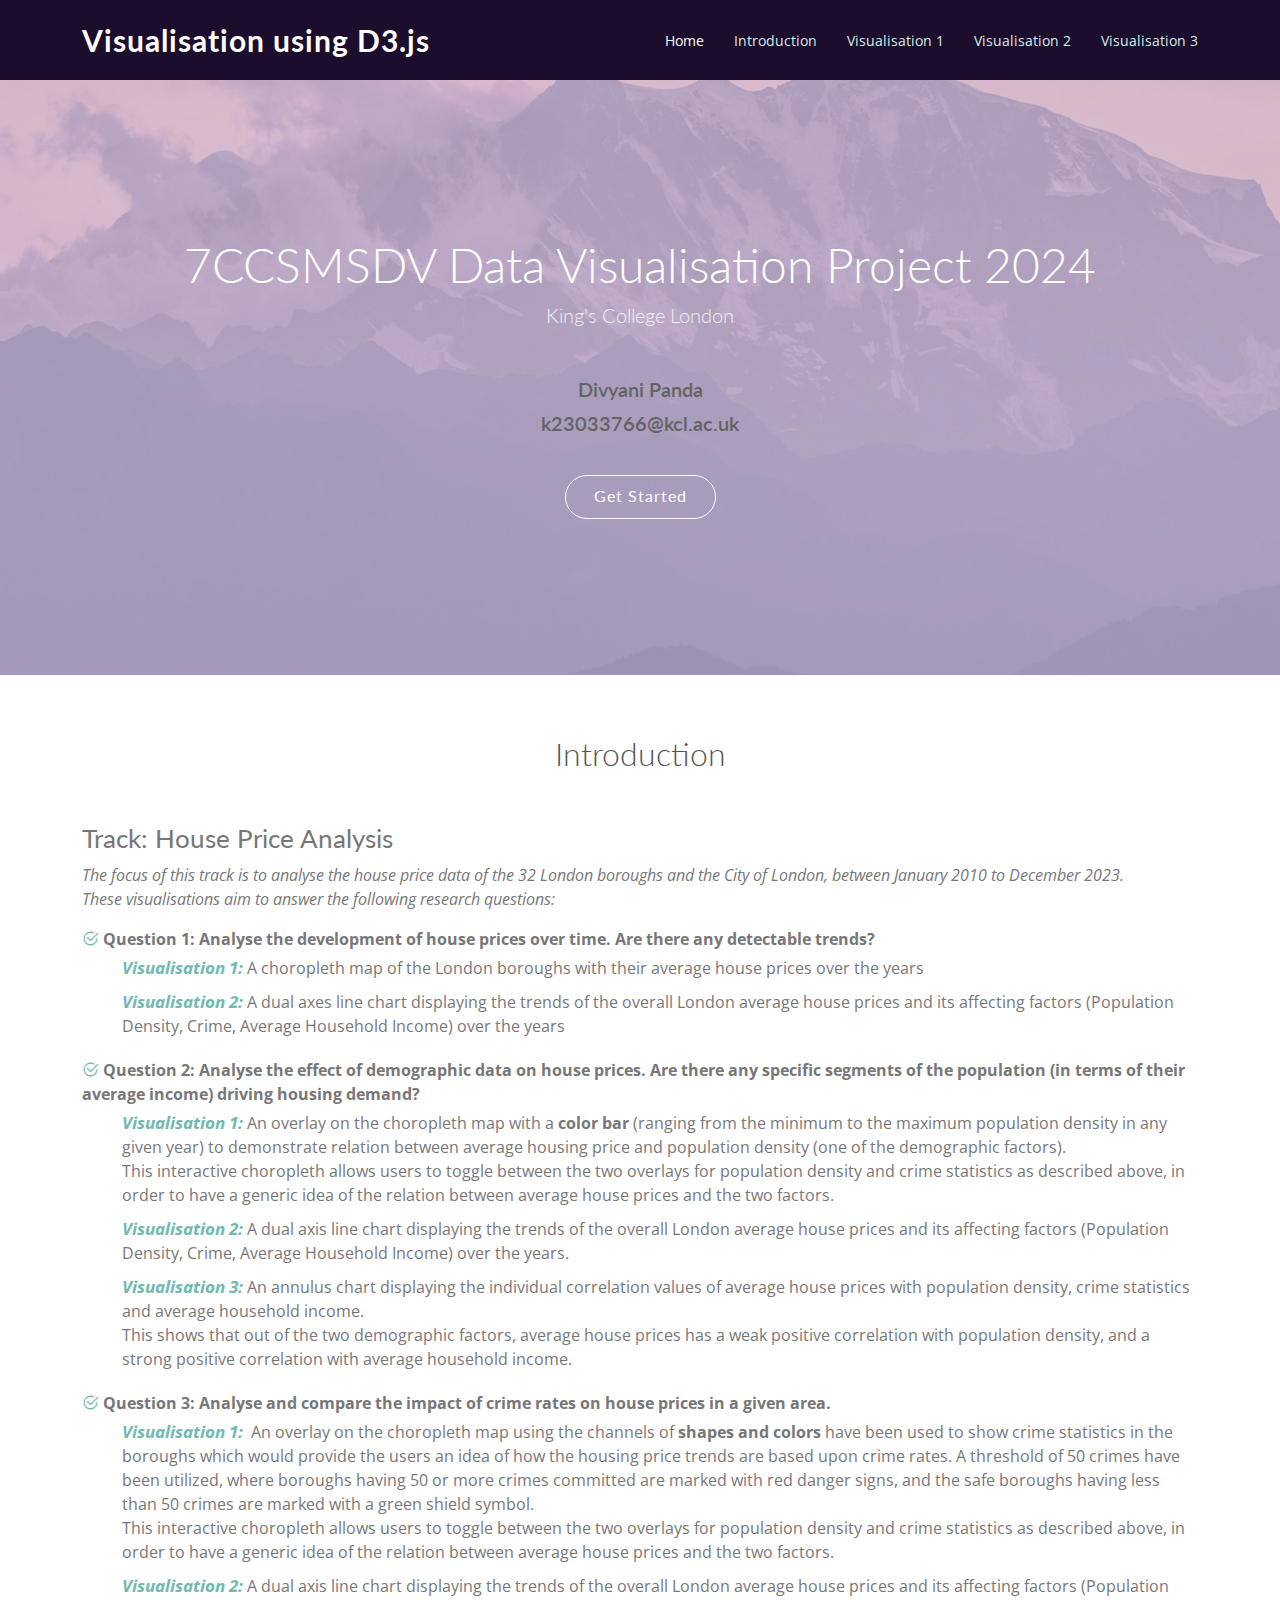
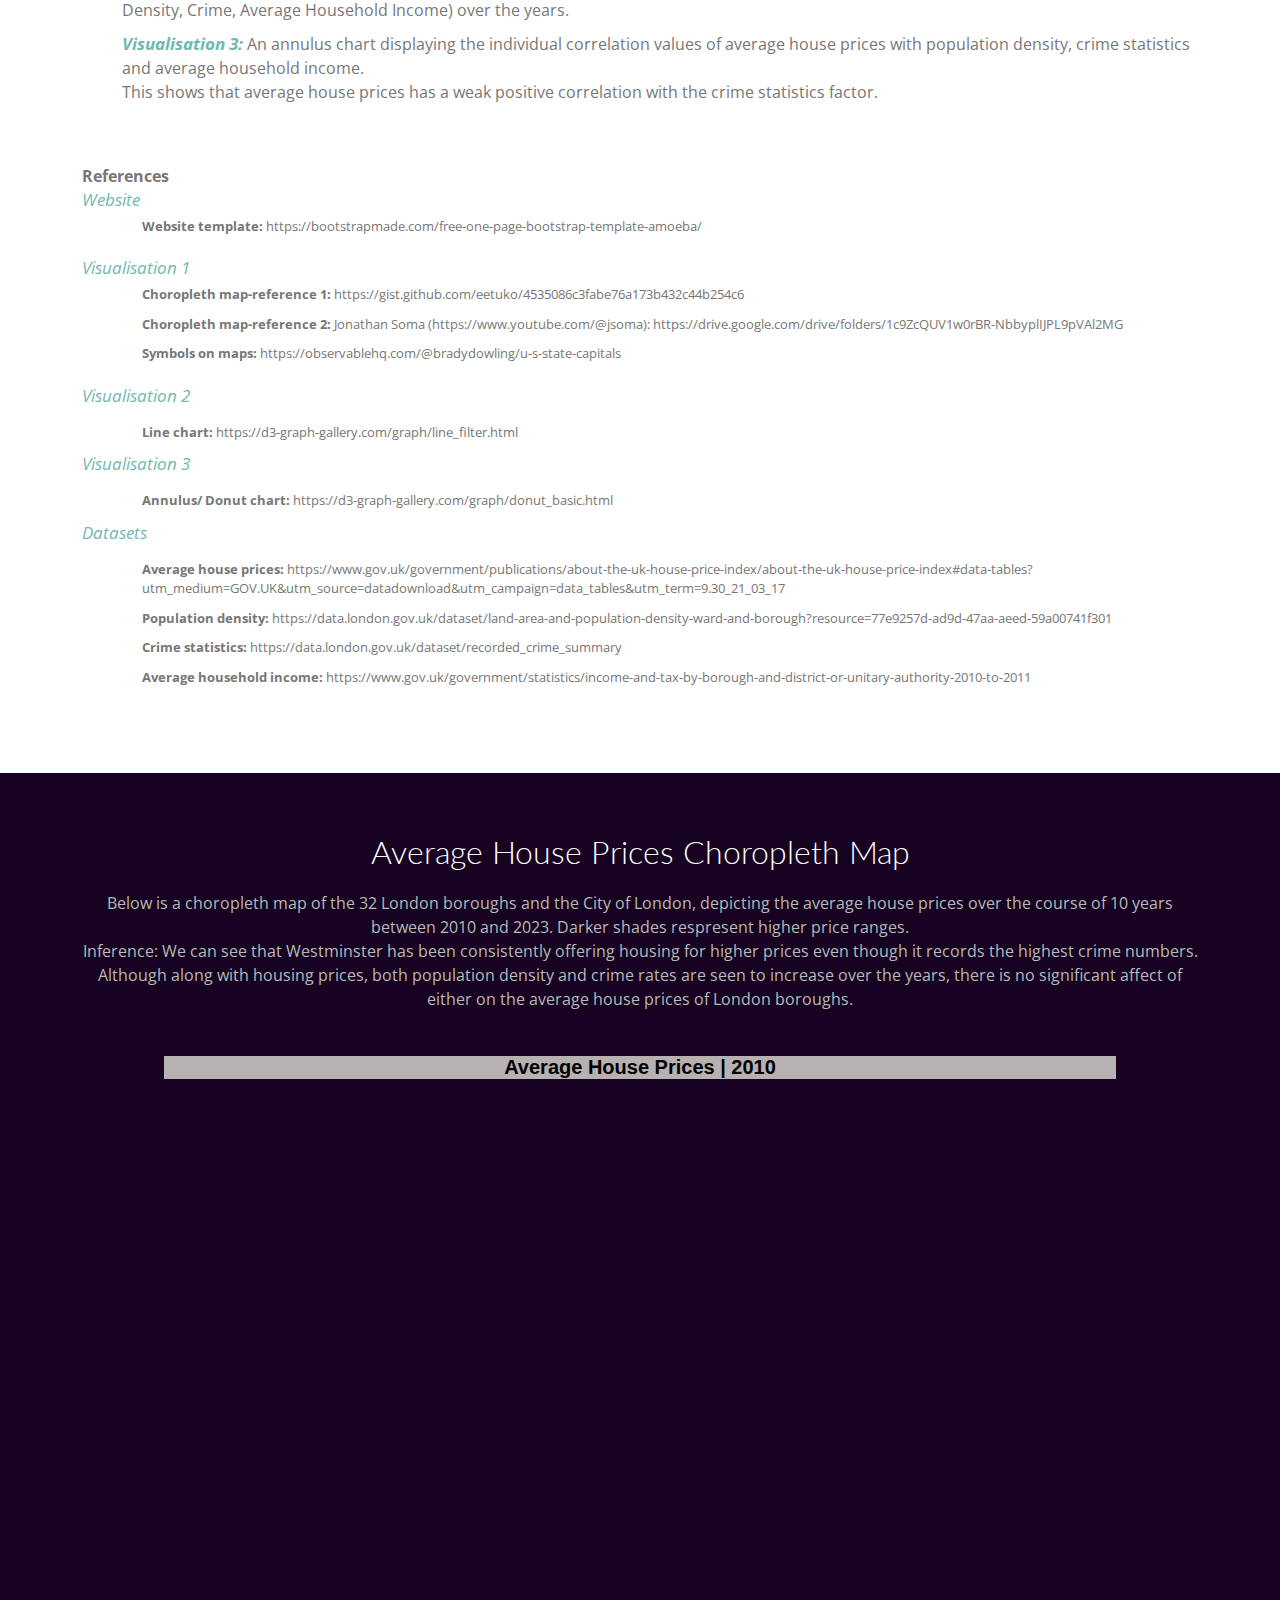
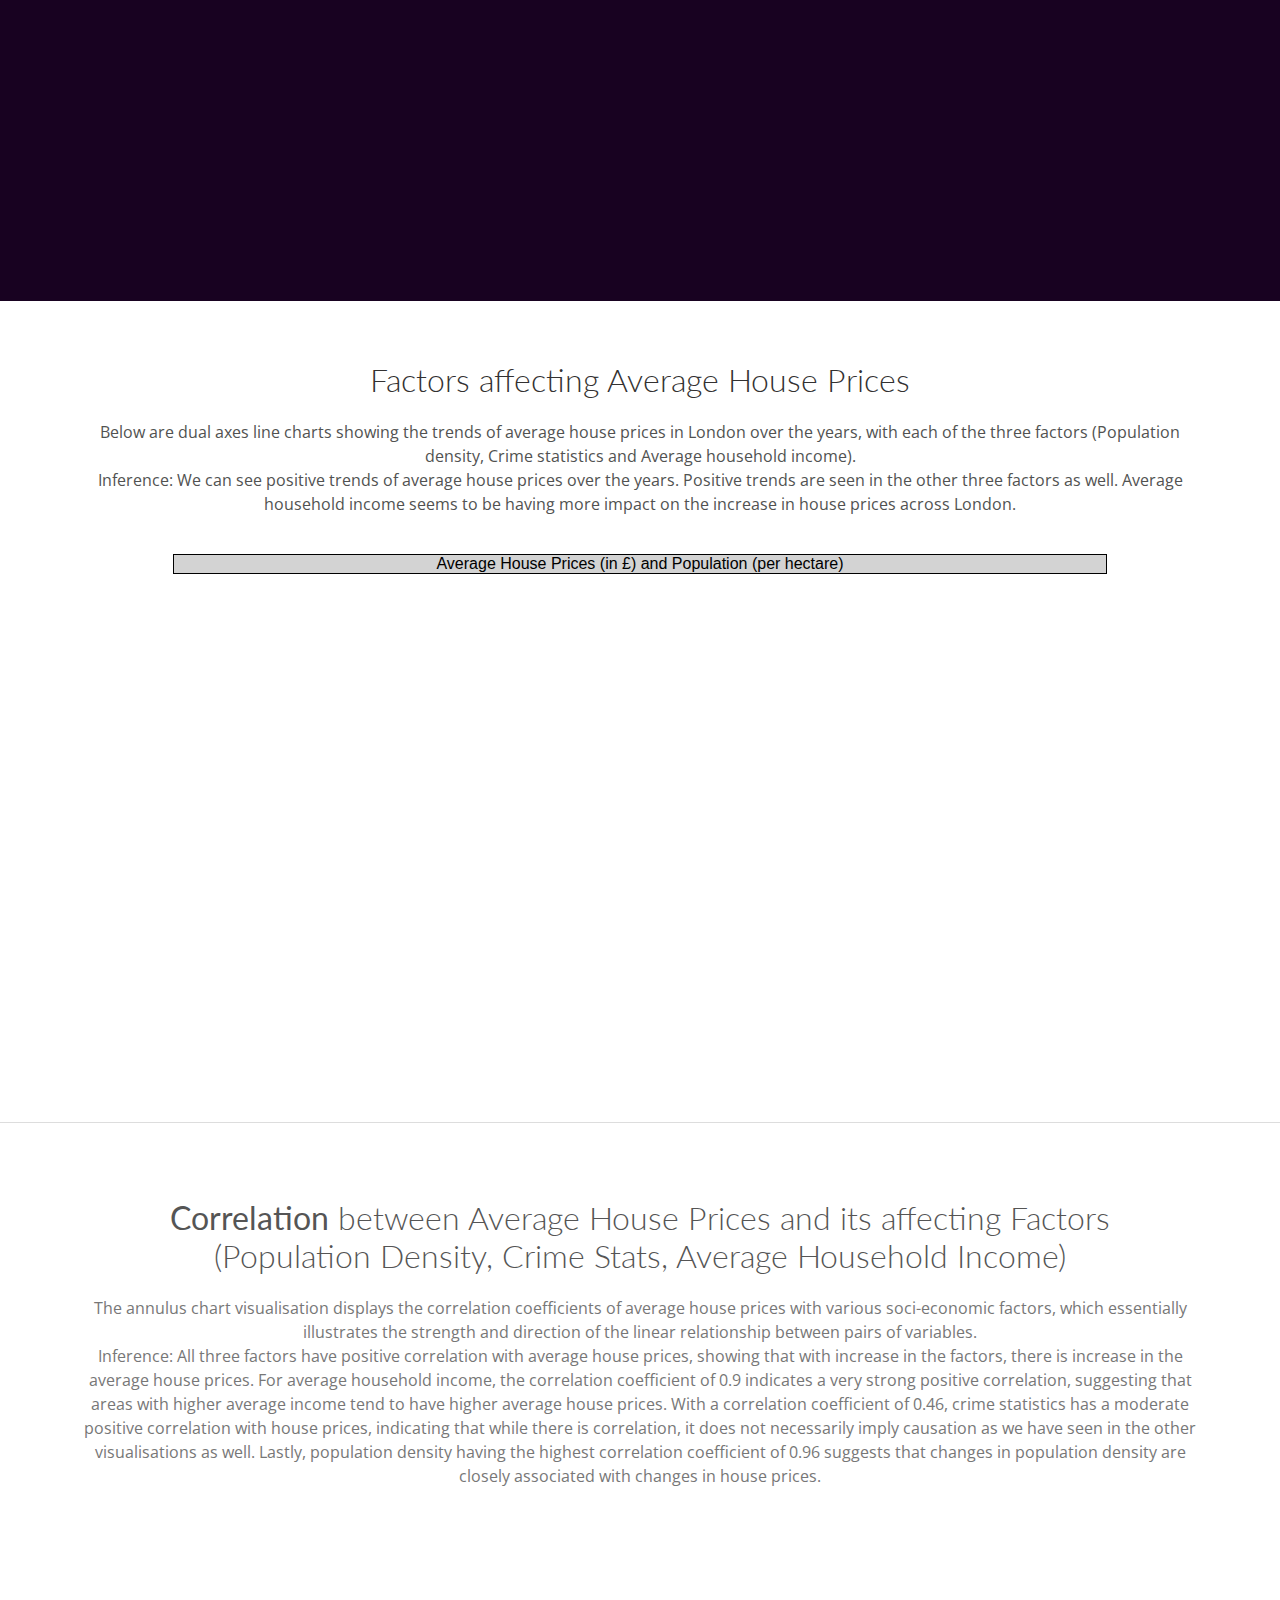
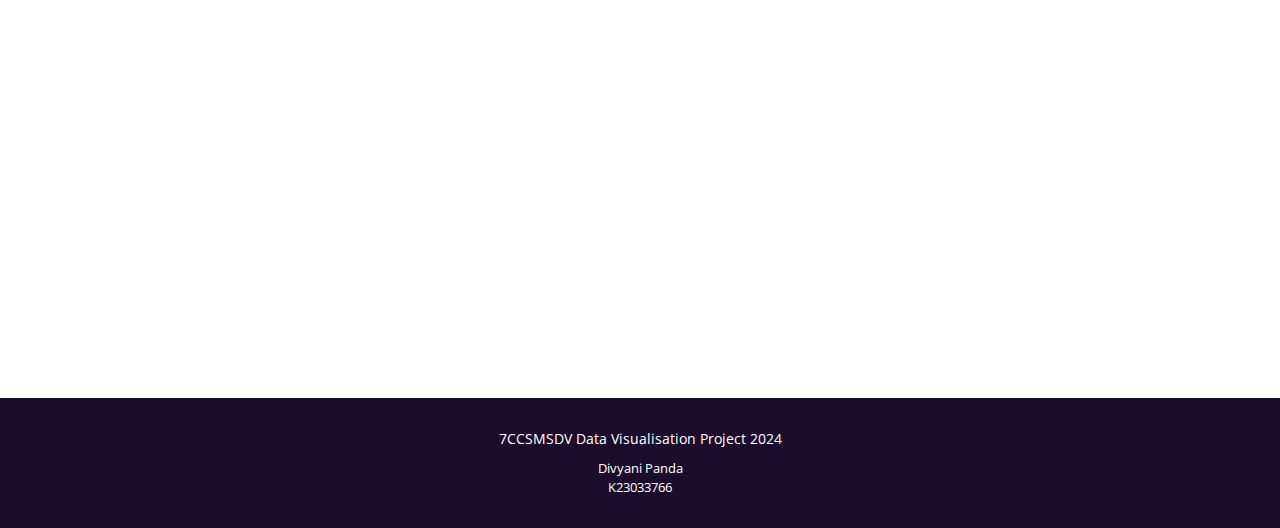
<file: index.html>
<!DOCTYPE html>
<html lang="en">

<head>
  <meta charset="utf-8">
  <meta content="width=device-width, initial-scale=1.0" name="viewport">

  <title>London Boroughs - Average House prices</title>
  <meta content="" name="description">
  <meta content="" name="keywords">

  <!-- Favicons -->
  <link href="assets/img/favicon.png" rel="icon">
  <link href="assets/img/apple-touch-icon.png" rel="apple-touch-icon">

  <!-- Google Fonts -->
  <link href="https://fonts.googleapis.com/css?family=Open+Sans:300,300i,400,400i,600,600i,700,700i|Lato:400,300,700,900" rel="stylesheet">

  <!-- Vendor CSS Files -->
  <link href="assets/vendor/bootstrap/css/bootstrap.min.css" rel="stylesheet">
  <link href="assets/vendor/bootstrap-icons/bootstrap-icons.css" rel="stylesheet">
  <link href="assets/vendor/glightbox/css/glightbox.min.css" rel="stylesheet">
  <link href="assets/vendor/swiper/swiper-bundle.min.css" rel="stylesheet">

  <!-- Template Main CSS File -->
  <link href="assets/css/style.css" rel="stylesheet">

  <script src="https://d3js.org/d3.v7.min.js"></script>

  <!-- =======================================================
  * Template Name: Amoeba
  * Updated: Mar 10 2024 with Bootstrap v5.3.3
  * Template URL: https://bootstrapmade.com/free-one-page-bootstrap-template-amoeba/
  * Author: BootstrapMade.com
  * License: https://bootstrapmade.com/license/
  ======================================================== -->
</head>

<body>

  <!-- ======= Header ======= -->
  <header id="header" class="fixed-top d-flex align-items-center">
    <div class="container d-flex align-items-center">

      <div class="logo me-auto">
        <h1><a href="index.html">Visualisation using D3.js</a></h1>
        <!-- Uncomment below if you prefer to use an image logo -->
        <!-- <a href="index.html"><img src="assets/img/logo.png" alt="" class="img-fluid"></a>-->
      </div>

      <nav id="navbar" class="navbar">
        <ul>
          <li><a class="nav-link scrollto active" href="#home">Home</a></li>
          <li><a class="nav-link scrollto" href="#intro">Introduction</a></li>
          <li><a class="nav-link scrollto" href="#viz1">Visualisation 1</a></li>
          <li><a class="nav-link scrollto" href="#viz2">Visualisation 2</a></li>
          <li><a class="nav-link scrollto" href="#viz3">Visualisation 3</a></li>
        </ul>
        <i class="bi bi-list mobile-nav-toggle"></i>
      </nav><!-- .navbar -->

    </div>
  </header><!-- End #header -->

  <!-- ======= Home Section ======= -->
  <section id="home">
    <div class="home-container">
      <h1>7CCSMSDV Data Visualisation Project 2024</h1>
      <h2>King's College London</h2>
      <h3>Divyani Panda</h3>
      <h3 id="k-number">k23033766@kcl.ac.uk</h3>
      <a href="#intro" class="btn-get-started scrollto">Get Started</a>
    </div>
  </section><!-- #home -->

  <main id="main">

    <!-- ======= Introduction Section ======= -->
    <section id="intro" class="intro">
      <div class="container">

        <div class="section-title">
          <h2>Introduction</h2>
        </div>

        <div class>
          <h3>Track: House Price Analysis</h3>
          <p class="fst-italic">
            The focus of this track is to analyse the house price data of the 32 London boroughs and the City of London, between January 2010 to December 2023.<br>
            These visualisations aim to answer the following research questions: 
            <ul>
              <li><i class="bi bi-check2-circle"></i><b>Question 1: Analyse the development of house prices over time. Are there any detectable trends?</b>
                <ul>
                  <li><i><b>Visualisation 1:</b></i>A choropleth map of the London boroughs with their average house prices over the years</li>
                  <li><i><b>Visualisation 2:</b></i>A dual axes line chart displaying the trends of the overall London average house prices and its affecting factors 
                    (Population Density, Crime, Average Household Income) over the years</li>
                </ul>

              <li><i class="bi bi-check2-circle"></i><b>Question 2: Analyse the effect of demographic data on house prices. Are there any specific segments of the population (in terms of their average income) driving housing demand?</b>
                <ul>
                  <li><i><b>Visualisation 1:</b></i>An overlay on the choropleth map with a <b>color bar </b>(ranging from the minimum to the maximum population density in any given year) 
                    to demonstrate relation between average housing price and population density (one of the demographic factors).
                    <br>This interactive choropleth allows users to toggle between the two overlays for population density and crime statistics as described above, in order to have a generic idea of the relation between average house prices and the two factors. </li>
                  <li><i><b>Visualisation 2:</b></i>A dual axis line chart displaying the trends of the overall London average house prices and its affecting factors 
                    (Population Density, Crime, Average Household Income) over the years.</li>
                  <li><i><b>Visualisation 3:</b></i>An annulus chart displaying the individual correlation values of average house prices with population density, crime statistics and average household income.
                    <br>This shows that out of the two demographic factors, average house prices has a weak positive correlation with population density, and a strong positive correlation with average household income. </li>
                </ul>

              <li><i class="bi bi-check2-circle"></i><b>Question 3: Analyse and compare the impact of crime rates on house prices in a given area.</b> 
                <ul>
                  <li><i><b>Visualisation 1:</b></i> An overlay on the choropleth map using the channels of <b>shapes and colors</b> have been used to show crime statistics in the boroughs which would
                    provide the users an idea of how the housing price trends are based upon crime rates. A threshold of 50 crimes have been utilized,
                    where boroughs having 50 or more crimes committed are marked with red danger signs, and the safe boroughs having less than 50 crimes are marked with a green shield symbol.
                    <br>This interactive choropleth allows users to toggle between the two overlays for population density and crime statistics as described above, in order to have a generic idea of the relation between average house prices and the two factors. </li>
                    <li><i><b>Visualisation 2:</b></i>A dual axis line chart displaying the trends of the overall London average house prices and its affecting factors 
                      (Population Density, Crime, Average Household Income) over the years.</li>
                    <li><i><b>Visualisation 3:</b></i>An annulus chart displaying the individual correlation values of average house prices with population density, crime statistics and average household income.
                      <br>This shows that average house prices has a weak positive correlation with the crime statistics factor.</li>
                </ul>

              </li>
            </ul><br>

            <b>References</b>
            <ul>
              <li><i>Website</i>
                <ul id="references">
                  <li><b>Website template:</b> https://bootstrapmade.com/free-one-page-bootstrap-template-amoeba/</li>
                </ul>
              </li>
              <li><i>Visualisation 1</i>
                <ul id="references">
                  <li><b>Choropleth map-reference 1:</b> https://gist.github.com/eetuko/4535086c3fabe76a173b432c44b254c6</li>
                  <li><b>Choropleth map-reference 2:</b> Jonathan Soma (https://www.youtube.com/@jsoma): https://drive.google.com/drive/folders/1c9ZcQUV1w0rBR-NbbyplIJPL9pVAl2MG</li>
                  <li><b>Symbols on maps:</b> https://observablehq.com/@bradydowling/u-s-state-capitals</li>
                </ul>
              </li>
              <li><i>Visualisation 2</i></li>
              <ul id="references">
                <li><b>Line chart:</b> https://d3-graph-gallery.com/graph/line_filter.html</li>
              </ul>
              <li><i>Visualisation 3</i></li>
              <ul id="references">
                <li><b>Annulus/ Donut chart:</b> https://d3-graph-gallery.com/graph/donut_basic.html </li>
              </ul>
              <li><i>Datasets</i></li>
              <ul id="references">
                  <li><b>Average house prices:</b> https://www.gov.uk/government/publications/about-the-uk-house-price-index/about-the-uk-house-price-index#data-tables?utm_medium=GOV.UK&utm_source=datadownload&utm_campaign=data_tables&utm_term=9.30_21_03_17 </li>
                  <li><b>Population density:</b> https://data.london.gov.uk/dataset/land-area-and-population-density-ward-and-borough?resource=77e9257d-ad9d-47aa-aeed-59a00741f301</li>
                  <li><b>Crime statistics:</b> https://data.london.gov.uk/dataset/recorded_crime_summary</li>
                  <li><b>Average household income:</b> https://www.gov.uk/government/statistics/income-and-tax-by-borough-and-district-or-unitary-authority-2010-to-2011</li>
              </ul>
            </ul>
            
        </div>

      </div>
    </section><!-- End Introduction Section -->

    <!-- ======= Visualisation 1 Section ======= -->
    <section id="viz1" class="viz1 section-bg">
      <div class="container">

        <div class="section-title">
          <h2>Average House Prices Choropleth Map</h2>
          <p>Below is a choropleth map of the 32 London boroughs and the City of London, depicting the average house prices over the course of 10 years between 2010 and 2023.
            Darker shades respresent higher price ranges. <br>
            Inference: We can see that Westminster has been consistently offering housing for higher prices even though it records the highest crime numbers.
            Although along with housing prices, both population density and crime rates are seen to increase over the years, there is no significant affect of either on the average house prices of London boroughs.
          </p>
        </div>
        <div class="iframe-container">
          <!-- Include HTML page using iframe -->
          <iframe src="assets/html/choroplethmap.html" frameborder="0" width="1000px" height="800px"></iframe>
        </div>
      </div>
    </section><!-- End Viz 1 Section -->

    <!-- ======= Visualisation 2 Section ======= -->
    <section id="viz2">
      <div class="container">

        <div class="section-title">
          <h2>Factors affecting Average House Prices</h2>
          <p>Below are dual axes line charts showing the trends of average house prices in London over the years, with each of the three factors (Population density, Crime statistics and Average household income). <br>
            Inference: We can see positive trends of average house prices over the years. Positive trends are seen in the other three factors as well. 
            Average household income seems to be having more impact on the increase in house prices across London. 
          </p>
        </div>
        <div class="select-box">

        </div>
        <div class="iframe-container">
          <!-- Include HTML page using iframe -->
          <iframe src="assets/html/dashboard-population.html" id="pageFrame" frameborder="0" width="950px" height="500px"></iframe>
        </div>

      </div>
    </section><!-- End Viz 2 Section -->

    <hr> <!-- Horizontal line separating sections -->

    <!-- ======= Visualisation 3 Section ======= -->
    <section id="viz3">
      <div class="container">

        <div class="section-title">
          <h2>
            <b>Correlation</b> between Average House Prices and its affecting Factors 
            <br>(Population Density, Crime Stats, Average Household Income)
          </h2>
          <p>
            The annulus chart visualisation displays the correlation coefficients of average house prices with various soci-economic factors, which essentially illustrates the strength and direction of the linear relationship between pairs of variables.<br>
            Inference: All three factors have positive correlation with average house prices, showing that with increase in the factors, there is increase in the average house prices.
            For average household income, the correlation coefficient of 0.9 indicates a very strong positive correlation, suggesting that areas with higher average income tend to have higher average house prices.
            With a correlation coefficient of 0.46, crime statistics has a moderate positive correlation with house prices, indicating that while there is correlation, it does not necessarily imply causation as we have seen in the other visualisations as well.
            Lastly, population density having the highest correlation coefficient of 0.96 suggests that changes in population density are closely associated with changes in house prices.
          </p>
        </div>
        <div class="iframe-container">
          <!-- Include HTML page using iframe -->
          <iframe src="assets/html/correlation.html" frameborder="0" width="950px" height="420px"></iframe>
        </div>

      </div>
    </section><!-- End Viz 3 Section -->

    

  </main><!-- End #main -->


  <!-- ======= Footer ======= -->
  <footer id="footer">
    <div class="container">
      <div class="topic">
        7CCSMSDV Data Visualisation Project 2024
      </div>
      <div class="credits">
        Divyani Panda<br>K23033766
      </div>
    </div>
  </footer><!-- End #footer -->

  <a href="#" class="back-to-top d-flex align-items-center justify-content-center"><i class="bi bi-arrow-up-short"></i></a>

  <!-- Vendor JS Files -->
  <script src="assets/vendor/bootstrap/js/bootstrap.bundle.min.js"></script>
  <script src="assets/vendor/glightbox/js/glightbox.min.js"></script>
  <script src="assets/vendor/isotope-layout/isotope.pkgd.min.js"></script>
  <script src="assets/vendor/swiper/swiper-bundle.min.js"></script>
  <script src="assets/vendor/php-email-form/validate.js"></script>

  <!-- Template Main JS File -->
  <script src="assets/js/main.js"></script>

</body>

</html>
</file>
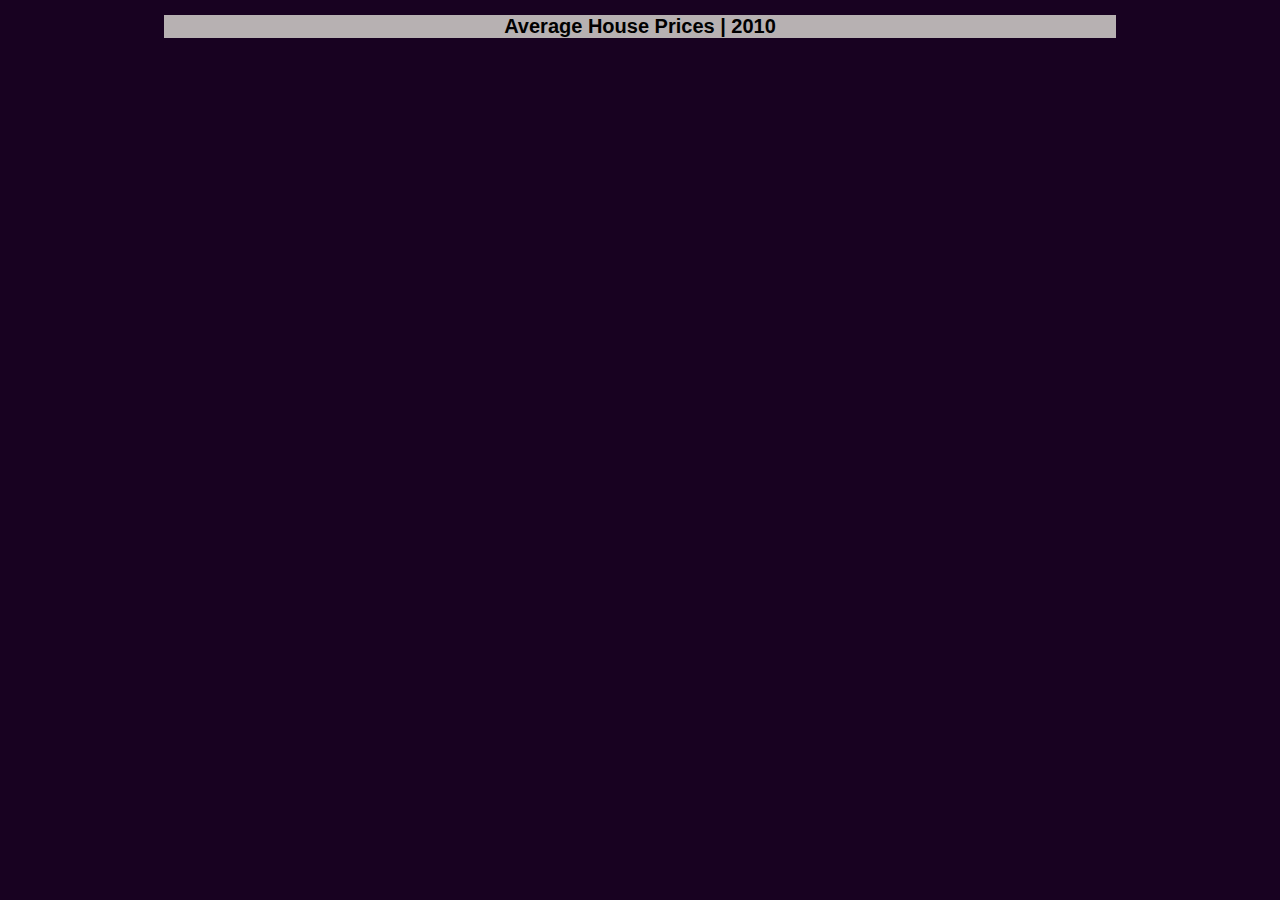
<file: assets/html/choroplethmap.html>
<!DOCTYPE html>
<html>
  <head>
    <meta charset="utf-8">
    <title>London Borough Map</title>
    <link rel="stylesheet" href="../css/choroplethmapstyle.css">
    <script src="https://d3js.org/d3.v5.min.js"></script>
    <script src="https://d3js.org/topojson.v1.min.js"></script>
  </head>
  <body>

    <script src="../js/choroplethmap.js"></script>
    <script src="../js/maplegend.js"></script>
    <script src="../js/mapinteractive.js"></script>

    <!-- <div class="tooltip" id="tooltip"></div> -->
  </body>
</html>
</file>
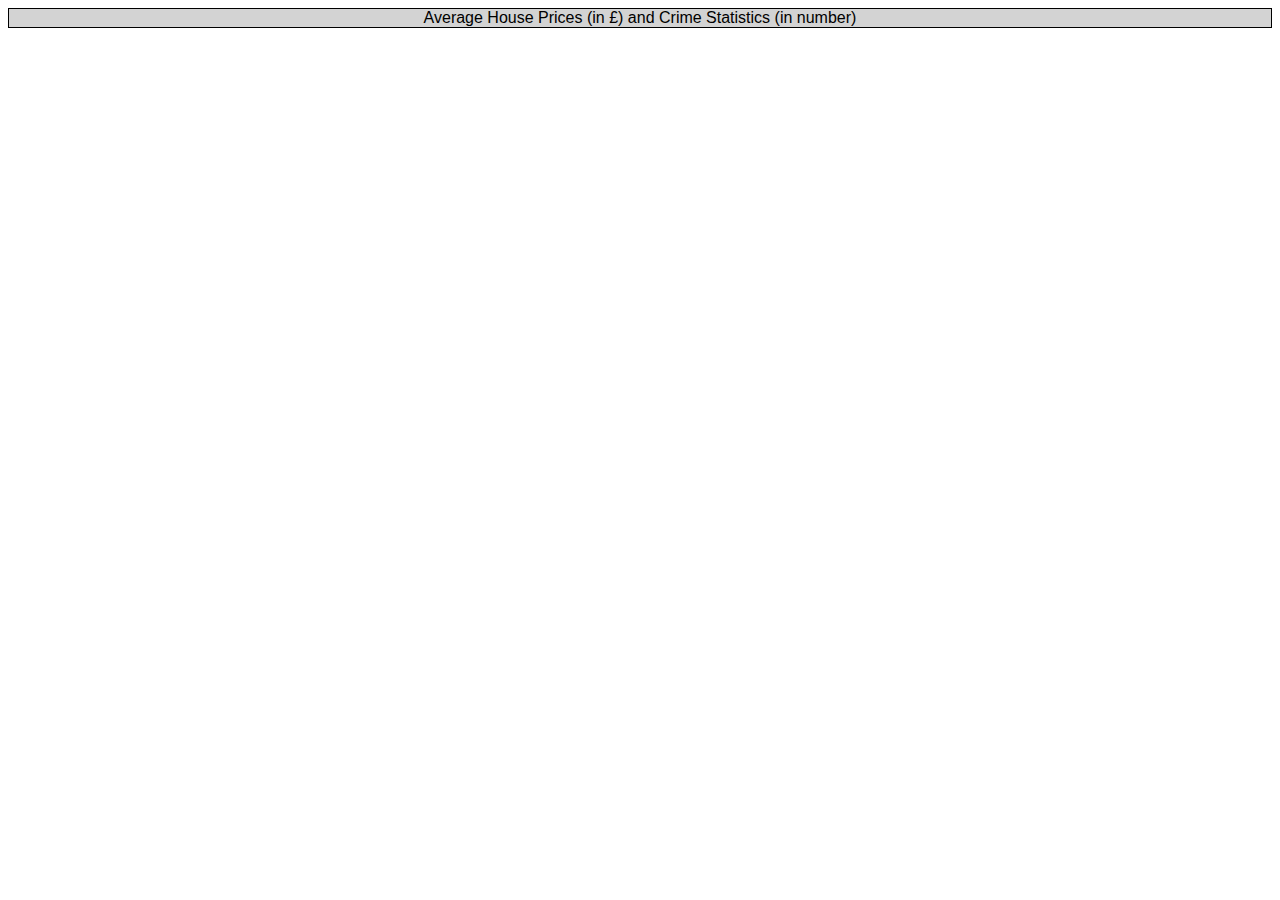
<file: assets/html/dashboard-crime.html>
<!DOCTYPE html>
<html>
  <head>
    <meta charset="utf-8">
    <title>Dashboard</title>
    <link rel="stylesheet" href="../css/dashboard.css">
    <script src="https://d3js.org/d3.v7.min.js"></script>
  </head>
  <body>

    <div class="dashHeading">
      Average House Prices (in £) and Crime Statistics (in number)
    </div>

    <!-- <script src="assets/js/dashboard.js"></script> -->
    <script src="../js/dashboard-crime.js"></script>


    <!-- <div class="tooltip" id="tooltip"></div> -->
  </body>
</html>
</file>
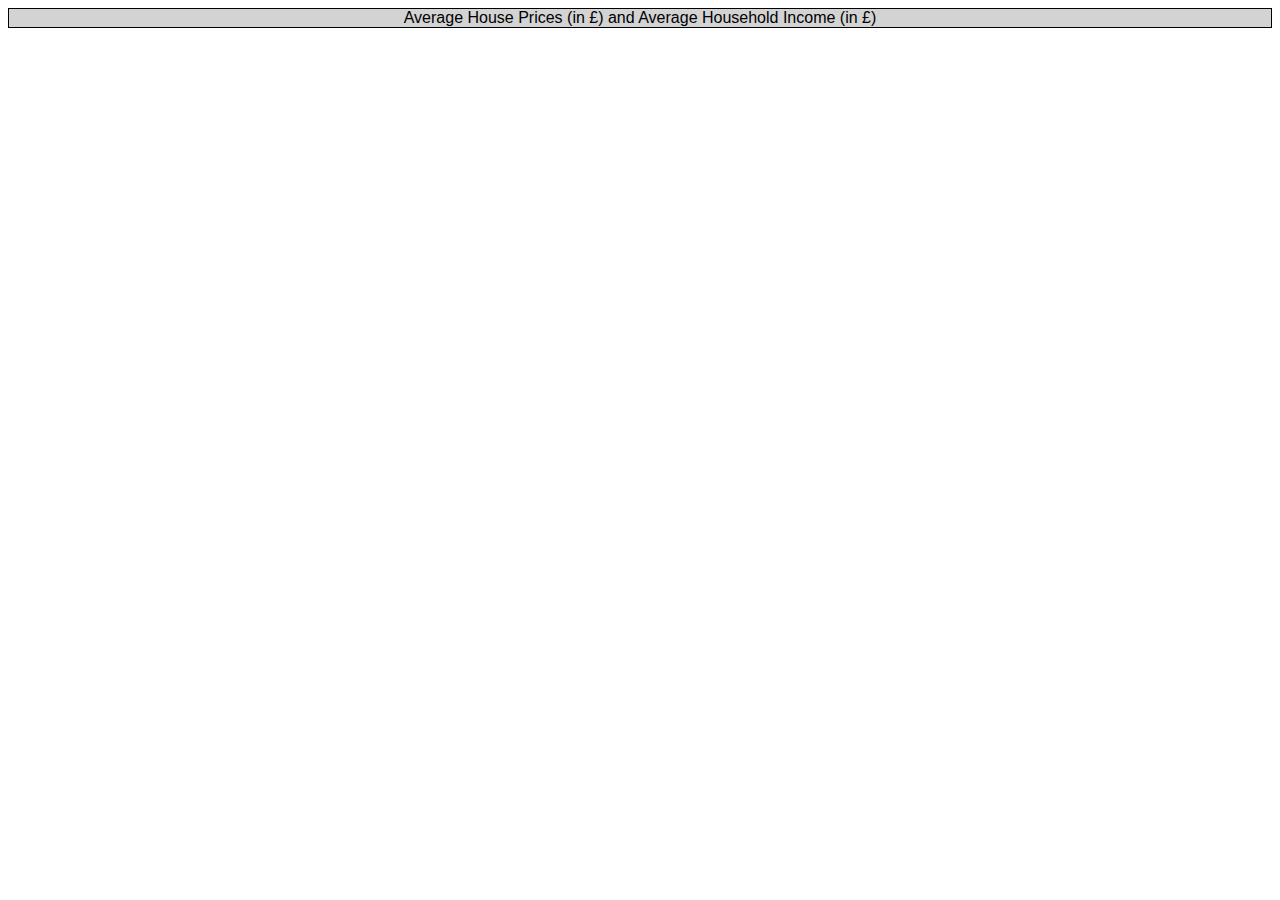
<file: assets/html/dashboard-income.html>
<!DOCTYPE html>
<html>
  <head>
    <meta charset="utf-8">
    <title>Dashboard</title>
    <link rel="stylesheet" href="../css/dashboard.css">
    <script src="https://d3js.org/d3.v7.min.js"></script>
  </head>
  <body>

    <div class="dashHeading">
      Average House Prices (in £) and Average Household Income (in £)
    </div>

    <!-- <script src="assets/js/dashboard.js"></script> -->
    <script src="../js/dashboard-income.js"></script>


    <!-- <div class="tooltip" id="tooltip"></div> -->
  </body>
</html>
</file>
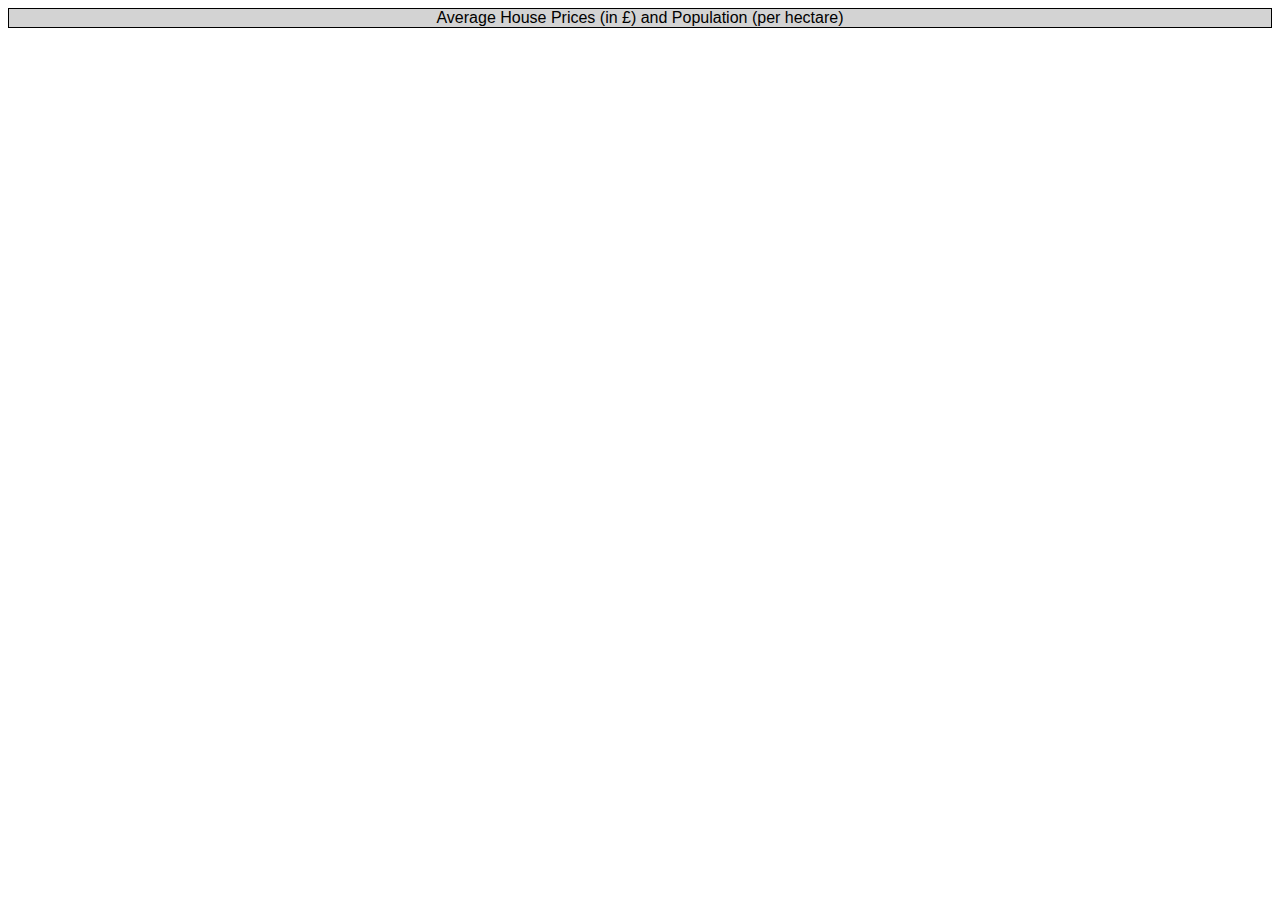
<file: assets/html/dashboard-population.html>
<!DOCTYPE html>
<html>
  <head>
    <meta charset="utf-8">
    <title>Dashboard</title>
    <link rel="stylesheet" href="../css/dashboard.css">
    <script src="https://d3js.org/d3.v7.min.js"></script>
  </head>
  <body>

    <div class="dashHeading">
      Average House Prices (in £) and Population (per hectare)
    </div>

    <!-- <script src="assets/js/dashboard.js"></script> -->
    <script src="../js/dashboard-population.js"></script>


    <!-- <div class="tooltip" id="tooltip"></div> -->
  </body>
</html>
</file>
<file: assets/css/choroplethmapstyle.css>
body {
  /*background-color: #180221;*/
  background-color: #180221;
}

.borough {
  fill: #ccccccfe;
  stroke: #fffbfb88;
  transition: opacity 0.2s ease; 
  /* Adjust duration and timing function as needed */ 
}

.borough:hover {
  opacity: 0.5;
}

.tooltip {
  position: absolute;
  background-color: rgb(53, 53, 53);
  color: white;
  padding: 5px;
  border-radius: 8px;
  border-color: black;
  font-family: Arial, Helvetica, sans-serif;
  display: none; /* Hide the tooltip by default */
  z-index: 99999;
}

.tooltip-slider {
  position: absolute;
  background-color: rgb(198, 194, 194);
  color: black;
  font-weight: 600;
  padding: 5px;
  border-radius: 8px;
  border-color: black;
  font-family: Arial, Helvetica, sans-serif;
  display: none; /* Hide the tooltip by default */
}

.map-heading {
  color: black;
  background-color: rgb(183, 177, 178);
  font-family: Arial, Helvetica, sans-serif;
}

.crime-legend {
  border: #3D3B40;
  width: 20px;
  height: 20px;
}



.map-selection-factor {
  color: #3D3B40;
  background-color: rgb(183, 177, 183);
  position: absolute;
  /* width: 150px;
  height: 64px; */
  top: 480px; 
  right: 80px;
  font-family: Arial, Helvetica, sans-serif;
  font-weight: 600;
  z-index: 9999;
  
}


.slider-container {
  width: 300px;
  z-index: 9999;
  font-family: Arial, Helvetica, sans-serif;
  font-weight: 600;
}

.slider-container label {
  color: white;
}

.slider-container input[type=range] {
  width: 200px;
  height: 10px;
  -webkit-appearance: none;
  appearance: none;
  background-color: rgb(183, 177, 183);
  border-radius: 5px;
  outline: none;
  margin: 5px 0;
}

.slider-container input[type=range]::-webkit-slider-thumb {
  -webkit-appearance: none;
  appearance: none;
  width: 20px;
  height: 20px;
  background: #d71e68;
  border-radius: 50%;
}
</file>
<file: assets/css/dashboard.css>
body {
    font-family: Arial, sans-serif;
  }

  #selectButton {
    position: absolute;
    top: 40px;
    left: 150px;
}

#selectButtonFactor {
  position: absolute;
  top: 30px;
  left: 150px;
}

.overlay {
  fill: none;
  pointer-events: all;
  cursor: crosshair; /* Set cursor style to crosshair */
  position: absolute;
  top: 0;
  left: 0;
  width: 100%;
  height: 100%;
}

rect {
  pointer-events: all;
  fill-opacity: 0;
  stroke-opacity: 0;
  z-index: 1;
}

.tooltip {
position: absolute;
padding: 10px;
background-color: steelblue;
color: white;
border: 1px solid white;
border-radius: 10px;
display: none;
}

.circle {
  fill: steelblue;
}

/* .circle2 {
  fill: #ec594e;
} */

.dashHeading {
  text-align: center;
  border: 1px solid black; /* Border style */
  background-color: lightgrey; /* Background color */
}
</file>
<file: assets/css/style.css>
/**
* Template Name: Amoeba
* Updated: Mar 10 2024 with Bootstrap v5.3.3
* Template URL: https://bootstrapmade.com/free-one-page-bootstrap-template-amoeba/
* Author: BootstrapMade.com
* License: https://bootstrapmade.com/license/
*/

/*--------------------------------------------------------------
# General
--------------------------------------------------------------*/
body {
  font-family: "Open Sans", sans-serif;
  color: #777;
}

a {
  text-decoration: none;
  color: #43aea0;
}

a:hover {
  color: #00d3b8;
  text-decoration: none;
}

h1,
h2,
h3,
h4,
h5,
h6,
.font-primary {
  font-family: "Lato", sans-serif;
}

/*--------------------------------------------------------------
# Sections General
--------------------------------------------------------------*/
section {
  padding: 60px 0;
}

.section-bg {
  /* background-color: #f2f9f8; */
  background-color: #180221;
}

.section-title {
  text-align: center;
  padding-bottom: 30px;
}

.section-title h2 {
  font-size: 32px;
  font-weight: 300;
  margin-bottom: 20px;
  padding-bottom: 0;
  color: #555;
}

.section-title p {
  margin-bottom: 0;
}

/*--------------------------------------------------------------
# Breadcrumbs
--------------------------------------------------------------*/
.breadcrumbs {
  padding: 20px 0;
  background-color: #f6fafa;
  min-height: 40px;
  margin-top: 80px;
}

.breadcrumbs h2 {
  font-size: 24px;
  font-weight: 300;
  margin: 0;
}

@media (max-width: 992px) {
  .breadcrumbs h2 {
    margin: 0 0 10px 0;
  }
}

.breadcrumbs ol {
  display: flex;
  flex-wrap: wrap;
  list-style: none;
  padding: 0;
  margin: 0;
  font-size: 14px;
}

.breadcrumbs ol li+li {
  padding-left: 10px;
}

.breadcrumbs ol li+li::before {
  display: inline-block;
  padding-right: 10px;
  color: #6c757d;
  content: "/";
}

@media (max-width: 768px) {
  .breadcrumbs .d-flex {
    display: block !important;
  }

  .breadcrumbs ol {
    display: block;
  }

  .breadcrumbs ol li {
    display: inline-block;
  }
}

/*--------------------------------------------------------------
# Back to top button
--------------------------------------------------------------*/
.back-to-top {
  position: fixed;
  visibility: hidden;
  opacity: 0;
  right: 15px;
  bottom: 15px;
  z-index: 99999;
  /* background: #70b9b0; */
  background: #180221;
  width: 40px;
  height: 40px;
  border-radius: 4px;
  transition: all 0.4s;
}

.back-to-top i {
  font-size: 24px;
  color: #fff;
  line-height: 0;
}

.back-to-top:hover {
  /* background: #8bc6bf; */
  background: #c293d4;
  color: #fff;
}

.back-to-top.active {
  visibility: visible;
  opacity: 1;
}

/*--------------------------------------------------------------
# Header
--------------------------------------------------------------*/
#header {
  height: 80px;
  z-index: 997;
  transition: all 0.5s;
  background: #1c0d2c;
}

#header.header-scrolled {
  /*background: #1d443f;*/
  background: #0c0613;
  height: 60px;
}

#header .logo h1 {
  font-size: 30px;
  margin: 0;
  padding: 0;
  line-height: 0;
  font-weight: 700;
  letter-spacing: 1px;
}

#header .logo h1 a,
#header .logo h1 a:hover {
  color: #fff;
  text-decoration: none;
  line-height: 0;
}

#header .logo img {
  padding: 0;
  margin: 0;
  max-height: 40px;
}

#main {
  margin-top: 80px;
}

/*--------------------------------------------------------------
# Navigation Menu
--------------------------------------------------------------*/
/**
* Desktop Navigation 
*/
.navbar {
  padding: 0;
}

.navbar ul {
  margin: 0;
  padding: 0;
  display: flex;
  list-style: none;
  align-items: center;
}

.navbar li {
  position: relative;
}

.navbar a,
.navbar a:focus {
  display: flex;
  align-items: center;
  justify-content: space-between;
  padding: 10px 0 10px 30px;
  font-family: "Open Sans", sans-serif;
  font-size: 14px;
  color: #d2ece9;
  white-space: nowrap;
  transition: 0.3s;
}

.navbar a i,
.navbar a:focus i {
  font-size: 12px;
  line-height: 0;
  margin-left: 5px;
}

.navbar a:hover,
.navbar .active,
.navbar .active:focus,
.navbar li:hover>a {
  color: #fff;
}

.navbar .dropdown ul {
  display: block;
  position: absolute;
  left: 14px;
  top: calc(100% + 30px);
  margin: 0;
  padding: 10px 0;
  z-index: 99;
  opacity: 0;
  visibility: hidden;
  background: #fff;
  box-shadow: 0px 0px 30px rgba(127, 137, 161, 0.25);
  transition: 0.3s;
}

.navbar .dropdown ul li {
  min-width: 200px;
}

.navbar .dropdown ul a {
  padding: 10px 20px;
  text-transform: none;
  font-size: 14px;
  font-weight: 500;
  color: #25564f;
}

.navbar .dropdown ul a i {
  font-size: 12px;
}

.navbar .dropdown ul a:hover,
.navbar .dropdown ul .active:hover,
.navbar .dropdown ul li:hover>a {
  color: #70b9b0;
}

.navbar .dropdown:hover>ul {
  opacity: 1;
  top: 100%;
  visibility: visible;
}

.navbar .dropdown .dropdown ul {
  top: 0;
  left: calc(100% - 30px);
  visibility: hidden;
}

.navbar .dropdown .dropdown:hover>ul {
  opacity: 1;
  top: 0;
  left: 100%;
  visibility: visible;
}

@media (max-width: 1366px) {
  .navbar .dropdown .dropdown ul {
    left: -90%;
  }

  .navbar .dropdown .dropdown:hover>ul {
    left: -100%;
  }
}

/*
* Mobile Navigation 
*/
.mobile-nav-toggle {
  color: #fff;
  font-size: 28px;
  cursor: pointer;
  display: none;
  line-height: 0;
  transition: 0.5s;
}

@media (max-width: 991px) {
  .mobile-nav-toggle {
    display: block;
  }

  .navbar ul {
    display: none;
  }
}

.navbar-mobile {
  position: fixed;
  overflow: hidden;
  top: 0;
  right: 0;
  left: 0;
  bottom: 0;
  background: rgba(7, 56, 57, 0.9);
  transition: 0.3s;
}

.navbar-mobile .mobile-nav-toggle {
  position: absolute;
  top: 15px;
  right: 15px;
}

.navbar-mobile ul {
  display: block;
  position: absolute;
  top: 55px;
  right: 15px;
  bottom: 15px;
  left: 15px;
  padding: 10px 0;
  background-color: #fff;
  overflow-y: auto;
  transition: 0.3s;
}

.navbar-mobile a,
.navbar-mobile a:focus {
  padding: 10px 20px;
  font-size: 15px;
  color: #073839;
}

.navbar-mobile a:hover,
.navbar-mobile .active,
.navbar-mobile li:hover>a {
  color: #70b9b0;
}

.navbar-mobile .getstarted,
.navbar-mobile .getstarted:focus {
  margin: 15px;
}

.navbar-mobile .dropdown ul {
  position: static;
  display: none;
  margin: 10px 20px;
  padding: 10px 0;
  z-index: 99;
  opacity: 1;
  visibility: visible;
  background: #fff;
  box-shadow: 0px 0px 30px rgba(127, 137, 161, 0.25);
}

.navbar-mobile .dropdown ul li {
  min-width: 200px;
}

.navbar-mobile .dropdown ul a {
  padding: 10px 20px;
}

.navbar-mobile .dropdown ul a i {
  font-size: 12px;
}

.navbar-mobile .dropdown ul a:hover,
.navbar-mobile .dropdown ul .active:hover,
.navbar-mobile .dropdown ul li:hover>a {
  color: #70b9b0;
}

.navbar-mobile .dropdown>.dropdown-active {
  display: block;
} 

/*--------------------------------------------------------------
# Home Section
--------------------------------------------------------------*/
#home {
  width: 100%;
  height: 75vh;
  background: url("../img/hero-background.jpg") top center;
  background-size: cover;
  position: relative;
  margin-bottom: -80px;
}

#home:before {
  content: "";
  background: rgba(209, 186, 219, 0.7);
  /* background: rgba(112, 185, 176, 0.85); */
  position: absolute;
  bottom: 0;
  top: 0;
  left: 0;
  right: 0;
}

#home .home-container {
  position: absolute;
  bottom: 0;
  top: 0;
  left: 0;
  right: 0;
  display: flex;
  padding-top: 80px;
  justify-content: center;
  align-items: center;
  flex-direction: column;
  text-align: center;
}

#home h1 {
  margin: 0 0 10px 0;
  font-size: 48px;
  font-weight: 300;
  line-height: 56px;
  color: #fff;
}

#home h2 {
  color: #eee;
  margin-bottom: 50px;
  font-size: 20px;
  font-weight: 300;
}

#home h3 {
  color: #636363;
  margin-bottom: 10px;
  font-size: 20px;
  font-weight: 600;
}
#home #k-number {
  margin-bottom: 40px;
}

#home .btn-get-started {
  font-family: "Lato", sans-serif;
  font-weight: 400;
  font-size: 16px;
  letter-spacing: 1px;
  display: inline-block;
  padding: 8px 28px 10px 28px;
  border-radius: 50px;
  transition: 0.5s;
  border: 1px solid #fff;
  color: #fff;
}

#home .btn-get-started:hover {
  background: #fff;
  color: #9e70b9;
  border: 1px solid #9e70b9;
}

@media (min-width: 1024px) {
  #home {
    background-attachment: fixed;
  }
}

@media (max-width: 768px) {
  #home h1 {
    font-size: 28px;
    line-height: 36px;
  }

  #home h2 {
    font-size: 18px;
    line-height: 24px;
    margin-bottom: 30px;
  }

  #home h3 {
    font-size: 12px;
    line-height: 15px;
  }
}

/*--------------------------------------------------------------
# Introduction
--------------------------------------------------------------*/
.intro h3 {
  font-weight: 400;
  font-size: 26px;
}

.intro ul {
  list-style: none;
  padding: 0;
}

.intro ul ul{
  padding-left: 40px; 
  padding-top: 5px;
}

#references{
  padding-left: 60px; 
  padding-top: 5px;
  font-size: small;
}

.intro ul li {
  padding-bottom: 10px;
}

.intro ul i {
  font-size: 17px;
  padding-right: 4px;
  color: #70b9b0;
  line-height: 0;
}

.intro p:last-child {
  margin-bottom: 0;
}

/*--------------------------------------------------------------
# Viz1
--------------------------------------------------------------*/
.viz1 .icon-box {
  margin-bottom: 20px;
  text-align: center;
}

.viz1 .icon {
  display: flex;
  justify-content: center;
  margin-bottom: 15px;
}

.viz1 .icon i {
  color: #70b9b0;
  font-size: 42px;
}

.viz1 .title {
  font-weight: 700;
  margin-bottom: 15px;
  font-size: 18px;
  text-transform: uppercase;
}

.viz1 .title a {
  color: #343a40;
  transition: 0.3s;
}

.viz1 .icon-box:hover .title a {
  color: #70b9b0;
}

.viz1 .description {
  line-height: 24px;
  font-size: 14px;
}

#viz1 .section-title h2 {
  color: white;
}

#viz1 .section-title {
  color: rgb(180, 187, 184);
}

.iframe-container {
  display: flex;
  justify-content: center;
}


/*--------------------------------------------------------------
# Viz2
--------------------------------------------------------------*/
.viz2 .icon-box {
  margin-bottom: 20px;
  text-align: center;
}

.viz2 .icon {
  display: flex;
  justify-content: center;
  margin-bottom: 15px;
}

.viz2 .icon i {
  color: #70b9b0;
  font-size: 42px;
}

.viz2 .title {
  font-weight: 700;
  margin-bottom: 15px;
  font-size: 18px;
  text-transform: uppercase;
}

.viz2 .title a {
  color: #343a40;
  transition: 0.3s;
}

.viz2 .icon-box:hover .title a {
  color: #70b9b0;
}

.viz2 .description {
  line-height: 24px;
  font-size: 14px;
}

#viz2 .section-title h2 {
  color: rgb(51, 49, 49);
}

#viz2 .section-title {
  color: rgb(81, 82, 81);
}

.iframe-container {
  display: flex;
  justify-content: center;
}

/*--------------------------------------------------------------
# Footer
--------------------------------------------------------------*/
#footer {
  background: #1c0d2c;
  padding: 30px 0;
  color: #fff;
  font-size: 14px;
}

#footer .topic {
  text-align: center;
}

#footer .credits {
  padding-top: 10px;
  text-align: center;
  font-size: 13px;
  color: #fff;
}
</file>
